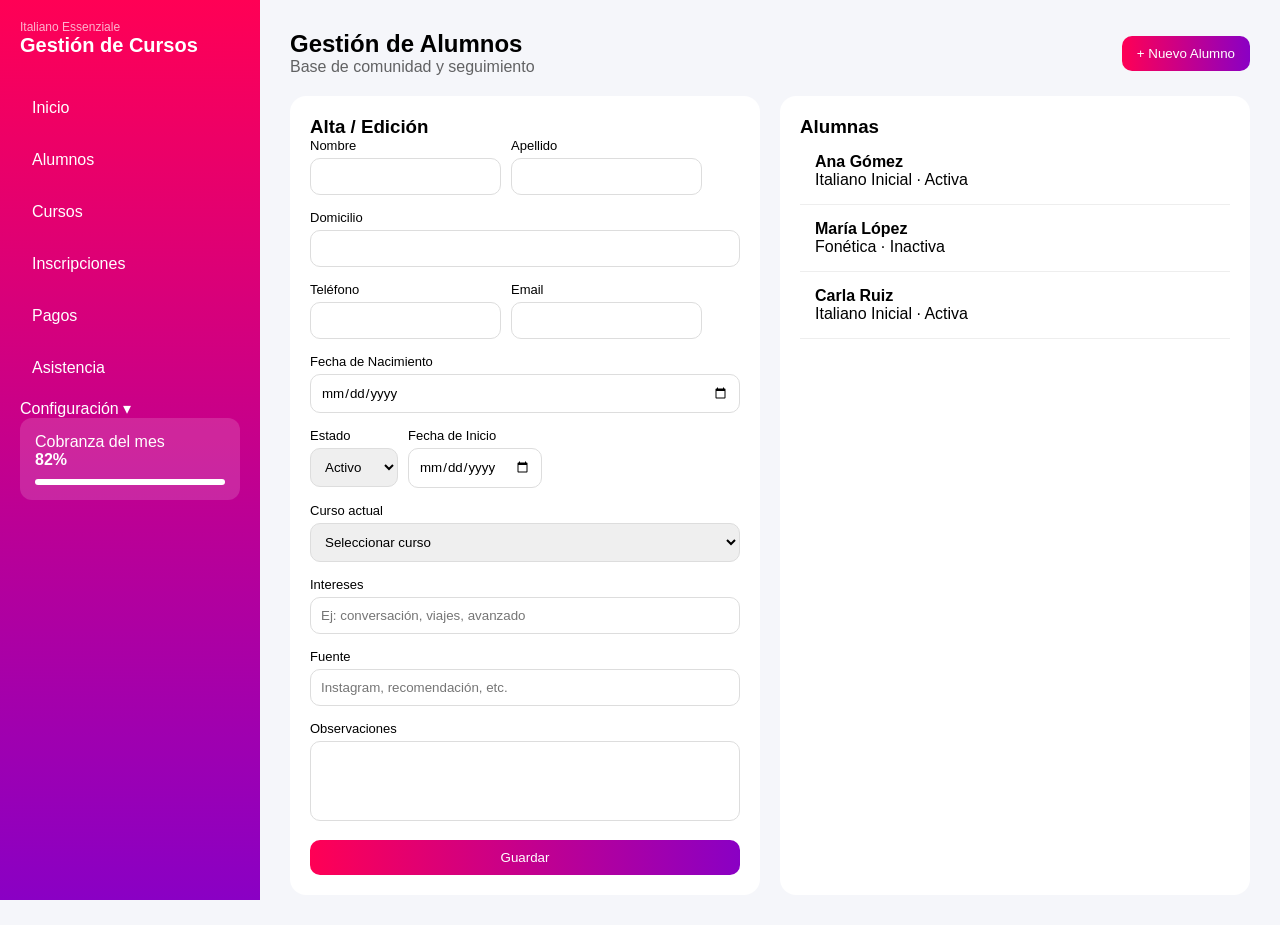
<file: student.html>
<!DOCTYPE html>
<html lang="es">
<head>
<meta charset="UTF-8">
<meta name="viewport" content="width=device-width, initial-scale=1.0">
<title>Alumnos</title>

<link rel="stylesheet" href="styles.css">
</head>

<body>

<!-- SIDEBAR -->
<div id="sidebar-container"></div>

<!-- MAIN -->
<div class="main">

  <!-- HEADER -->
  <div class="header">
    <div>
      <h2>Gestión de Alumnos</h2>
      <p class="subtitle">Base de comunidad y seguimiento</p>
    </div>

    <button class="btn-primary">+ Nuevo Alumno</button>
  </div>

  <!-- GRID -->
  <div class="grid-courses">

    <!-- FORM -->
    <div class="box">

      <h3>Alta / Edición</h3>

      <div class="row">
        <div class="form-group">
          <label>Nombre</label>
          <input type="text">
        </div>

        <div class="form-group">
          <label>Apellido</label>
          <input type="text">
        </div>
      </div>

      <div class="form-group">
        <label>Domicilio</label>
        <input type="text">
      </div>

      <div class="row">
        <div class="form-group">
          <label>Teléfono</label>
          <input type="text">
        </div>

        <div class="form-group">
          <label>Email</label>
          <input type="email">
        </div>
      </div>

      <div class="form-group">
        <label>Fecha de Nacimiento</label>
        <input type="date">
      </div>

      <div class="row">
        <div class="form-group">
          <label>Estado</label>
          <select>
            <option>Activo</option>
            <option>Inactivo</option>
          </select>
        </div>

        <div class="form-group">
          <label>Fecha de Inicio</label>
          <input type="date">
        </div>
      </div>

      <div class="form-group">
        <label>Curso actual</label>
        <select>
          <option>Seleccionar curso</option>
          <option>Italiano Inicial</option>
          <option>Fonética</option>
        </select>
      </div>

      <div class="form-group">
        <label>Intereses</label>
        <input type="text" placeholder="Ej: conversación, viajes, avanzado">
      </div>

      <div class="form-group">
        <label>Fuente</label>
        <input type="text" placeholder="Instagram, recomendación, etc.">
      </div>

      <div class="form-group">
        <label>Observaciones</label>
        <textarea></textarea>
      </div>

      <button class="btn-primary full">Guardar</button>

    </div>

    <!-- LISTA -->
    <div class="box">

      <h3>Alumnas</h3>

      <div class="course-item clickable">
        <strong>Ana Gómez</strong>
        <p>Italiano Inicial · Activa</p>
      </div>

      <div class="course-item clickable">
        <strong>María López</strong>
        <p>Fonética · Inactiva</p>
      </div>

      <div class="course-item clickable">
        <strong>Carla Ruiz</strong>
        <p>Italiano Inicial · Activa</p>
      </div>

    </div>

  </div>

</div>

<script src="layout.js"></script>

</body>
</html>
</file>
<file: styles.css>
* {
  margin: 0;
  padding: 0;
  box-sizing: border-box;
  font-family: 'Segoe UI', sans-serif;
}
/* FILTROS */
.filters {
  margin-bottom: 20px;
}
/* SUBMENU */
.submenu {
  display: none;
  padding-left: 10px;
}
.fees-table {
  width: 100%;
  border-collapse: collapse;
}
.table-container {
  overflow-x: auto;
}

.payments-table {
  width: 100%;
  border-collapse: collapse;
}

.payments-table th,
.payments-table td {
  padding: 10px;
  text-align: center;
  border-bottom: 1px solid #eee;
}

.payments-table th {
  background: #f8f9fb;
}
.fees-table th,
.fees-table td {
  border: 1px solid #eee;
  padding: 6px;
  text-align: center;
}

.fees-table input {
  width: 100%;
  border: none;
  text-align: center;
}
.modal {
  position: fixed;
  top: 0;
  left: 0;
  width: 100%;
  height: 100%;
  background: rgba(0,0,0,0.4);

  display: flex;
  justify-content: center;
  align-items: center;
}

.hidden {
  display: none;
}

.modal-content {
  background: #fff;
  padding: 20px;
  border-radius: 12px;
  width: 320px;
}

.modal-actions {
  display: flex;
  justify-content: space-between;
  margin-top: 15px;
}
.submenu .menu-item {
  font-size: 14px;
  opacity: 0.85;
}
.payments-table {
  border-collapse: collapse;
  width: 100%;
  min-width: 900px;
}

.payments-table th,
.payments-table td {
  border: 1px solid #eee;
  padding: 8px;
  text-align: center;
}

.payments-table th {
  position: sticky;
  top: 0;
  background: #fff;
}

.payments-table td:first-child {
  position: sticky;
  left: 0;
  background: #fff;
  text-align: left;
}
/* INDENTACIÓN */
.menu-item.sub {
  padding-left: 25px;
}

/* HOVER */
.has-submenu {
  cursor: pointer;
}
/* CONTENEDOR TABLA */
.table-container {
  overflow: hidden;
}

.table-scroll {
  overflow-x: auto;
}

/* TABLA */
.payments-table {
  border-collapse: collapse;
  min-width: 1000px;
}

.payments-table th,
.payments-table td {
  border: 1px solid #eee;
  padding: 10px;
  text-align: center;
  background: white;
}

/* HEADER */
.payments-table th {
  background: #f5f6fa;
  font-size: 13px;
}

/* COLUMNAS FIJAS */
.sticky-col {
  position: sticky;
  left: 0;
  background: white;
  z-index: 2;
  text-align: left;
}

/* OFFSET PARA CADA COLUMNA */
.payments-table td:nth-child(1),
.payments-table th:nth-child(1) {
  left: 0;
}

.payments-table td:nth-child(2),
.payments-table th:nth-child(2) {
  left: 120px;
}

.payments-table td:nth-child(3),
.payments-table th:nth-child(3) {
  left: 240px;
}

/* CHECKS */
.payments-table input[type="checkbox"] {
  width: 18px;
  height: 18px;
  cursor: pointer;
}

/* MOBILE */
@media (max-width: 768px) {

  .payments-table {
    font-size: 12px;
  }

  .payments-table th,
  .payments-table td {
    padding: 6px;
  }

}
/* CURSOS LAYOUT */
.grid-courses {
  display: grid;
  grid-template-columns: 1fr 1fr;
  gap: 20px;
  margin-top: 20px;
}
.tag.gray {
  background: #eee;
}
/* FORM */
.form-group {
  margin-bottom: 15px;
}

.form-group label {
  font-size: 13px;
  display: block;
  margin-bottom: 5px;
}

input, textarea, select {
  width: 100%;
  padding: 10px;
  border-radius: 10px;
  border: 1px solid #ddd;
}

textarea {
  resize: none;
  height: 80px;
}

.row {
  display: flex;
  gap: 10px;
}

/* DAYS */
.days {
  display: flex;
  gap: 10px;
}

/* BUTTONS */
.btn-primary {
  background: linear-gradient(90deg, #ff0055, #8a00c4);
  color: white;
  border: none;
  padding: 10px 15px;
  border-radius: 10px;
  cursor: pointer;
}

.full {
  width: 100%;
}

/* COURSE LIST */
.course-item {
  padding: 15px;
  border-bottom: 1px solid #eee;
}

.course-item strong {
  display: block;
}

/* TAGS */
.tag {
  padding: 5px 10px;
  border-radius: 20px;
  font-size: 12px;
}

.tag.green {
  background: #e6f7f1;
}

.tag.yellow {
  background: #fff6e5;
}

.tag.red {
  background: #ffeaea;
}

/* RESPONSIVE */
@media (max-width: 768px) {
  .grid-courses {
    grid-template-columns: 1fr;
  }

  .row {
    flex-direction: column;
  }
}
body {
  display: flex;
  background: #f5f6fa;
}

/* SIDEBAR */
.sidebar {
  width: 260px;
  min-height: 100vh;
  background: linear-gradient(180deg, #ff0055, #8a00c4);
  color: white;
  padding: 20px;
  display: flex;
  flex-direction: column;
}

.logo {
  font-size: 12px;
  opacity: 0.7;
}

.title {
  font-size: 20px;
  font-weight: bold;
  margin-bottom: 30px;
}

.menu a {
  display: block;
  padding: 12px;
  border-radius: 10px;
  color: white;
  text-decoration: none;
  margin-bottom: 10px;
}

.menu a.active {
  background: white;
  color: #333;
}

/* PROGRESS */
.progress {
  margin-top: auto;
  background: rgba(255,255,255,0.15);
  padding: 15px;
  border-radius: 12px;
}

.progress-bar {
  height: 6px;
  background: white;
  border-radius: 10px;
  margin-top: 10px;
}

/* MAIN */
.main {
  flex: 1;
  padding: 30px;
}

/* HEADER */
.header {
  display: flex;
  justify-content: space-between;
  align-items: center;
}

.subtitle {
  opacity: 0.6;
}

.search {
  padding: 10px;
  border-radius: 20px;
  border: 1px solid #ddd;
  width: 250px;
}

/* CARDS */
.cards {
  display: grid;
  grid-template-columns: repeat(auto-fit, minmax(180px, 1fr));
  gap: 20px;
  margin-top: 20px;
}

.card {
  padding: 20px;
  border-radius: 16px;
}

.card h3 {
  font-size: 14px;
  opacity: 0.7;
}

.card strong {
  font-size: 26px;
}

/* COLORES */
.green { background: #e6f7f1; }
.yellow { background: #fff6e5; }
.blue { background: #e6f0ff; }
.red { background: #ffeaea; }

/* GRID */
.grid {
  display: grid;
  grid-template-columns: 2fr 1fr;
  gap: 20px;
  margin-top: 20px;
}

.box {
  background: white;
  padding: 20px;
  border-radius: 16px;
}

.mt {
  margin-top: 20px;
}

.chart-placeholder {
  height: 200px;
  display: flex;
  align-items: center;
  justify-content: center;
  opacity: 0.3;
}

/* TASKS */
.task {
  background: #ffeaea;
  padding: 10px;
  border-radius: 10px;
  margin-top: 10px;
}

/* MOBILE */
@media (max-width: 768px) {

  body {
    flex-direction: column;
  }

  .sidebar {
    width: 100%;
    flex-direction: row;
    overflow-x: auto;
  }

  .menu {
    display: flex;
  }

  .menu a {
    margin-right: 10px;
  }

  .grid {
    grid-template-columns: 1fr;
  }
.filters {
  display: grid;
  grid-template-columns: repeat(4, 1fr);
  gap: 10px;
}

.payments-table {
  border-collapse: collapse;
  width: 100%;
  min-width: 1000px;
}

.payments-table th,
.payments-table td {
  border: 1px solid #eee;
  padding: 8px;
  text-align: center;
}

.payments-table th {
  background: #fafafa;
}

.payments-table td:first-child,
.payments-table th:first-child {
  position: sticky;
  left: 0;
  background: #fff;
  text-align: left;
  min-width: 200px;
}
  .header {
    flex-direction: column;
    align-items: flex-start;
    gap: 10px;
  }

  .search {
    width: 100%;
  }
}

.dashboard-list {
  display: flex;
  flex-direction: column;
  gap: 14px;
  margin-top: 18px;
}

.dashboard-list-lg {
  min-height: 220px;
}

.dashboard-row {
  border: 1px solid #eee;
  border-radius: 14px;
  padding: 14px;
}

.dashboard-row-head {
  display: flex;
  align-items: flex-start;
  justify-content: space-between;
  gap: 16px;
  margin-bottom: 10px;
}

.dashboard-row-head p,
.dashboard-movement p,
.dashboard-movement span,
.summary-item span {
  color: #6b7280;
  font-size: 13px;
}

.dashboard-badge {
  display: inline-flex;
  align-items: center;
  justify-content: center;
  min-width: 58px;
  padding: 6px 10px;
  border-radius: 999px;
  font-size: 12px;
  font-weight: 600;
}

.dashboard-badge.success {
  background: #dcfce7;
  color: #166534;
}

.dashboard-badge.info {
  background: #dbeafe;
  color: #1d4ed8;
}

.dashboard-bar {
  width: 100%;
  height: 10px;
  background: #eef2ff;
  border-radius: 999px;
  overflow: hidden;
}

.dashboard-bar-fill {
  height: 100%;
  background: linear-gradient(90deg, #ff0055, #8a00c4);
  border-radius: 999px;
}

.dashboard-summary-grid {
  display: grid;
  grid-template-columns: repeat(auto-fit, minmax(150px, 1fr));
  gap: 12px;
}

.summary-item {
  background: #f8fafc;
  border-radius: 14px;
  padding: 16px;
}

.summary-item strong {
  display: block;
  margin-top: 6px;
  font-size: 22px;
}

.task.task-blue {
  background: #e6f0ff;
}

.task.task-green {
  background: #e6f7f1;
}

.task.task-yellow {
  background: #fff6e5;
}

.dashboard-movement {
  border-bottom: 1px solid #f0f0f0;
  padding-bottom: 12px;
}

.dashboard-movement:last-child {
  border-bottom: none;
  padding-bottom: 0;
}
</file>
